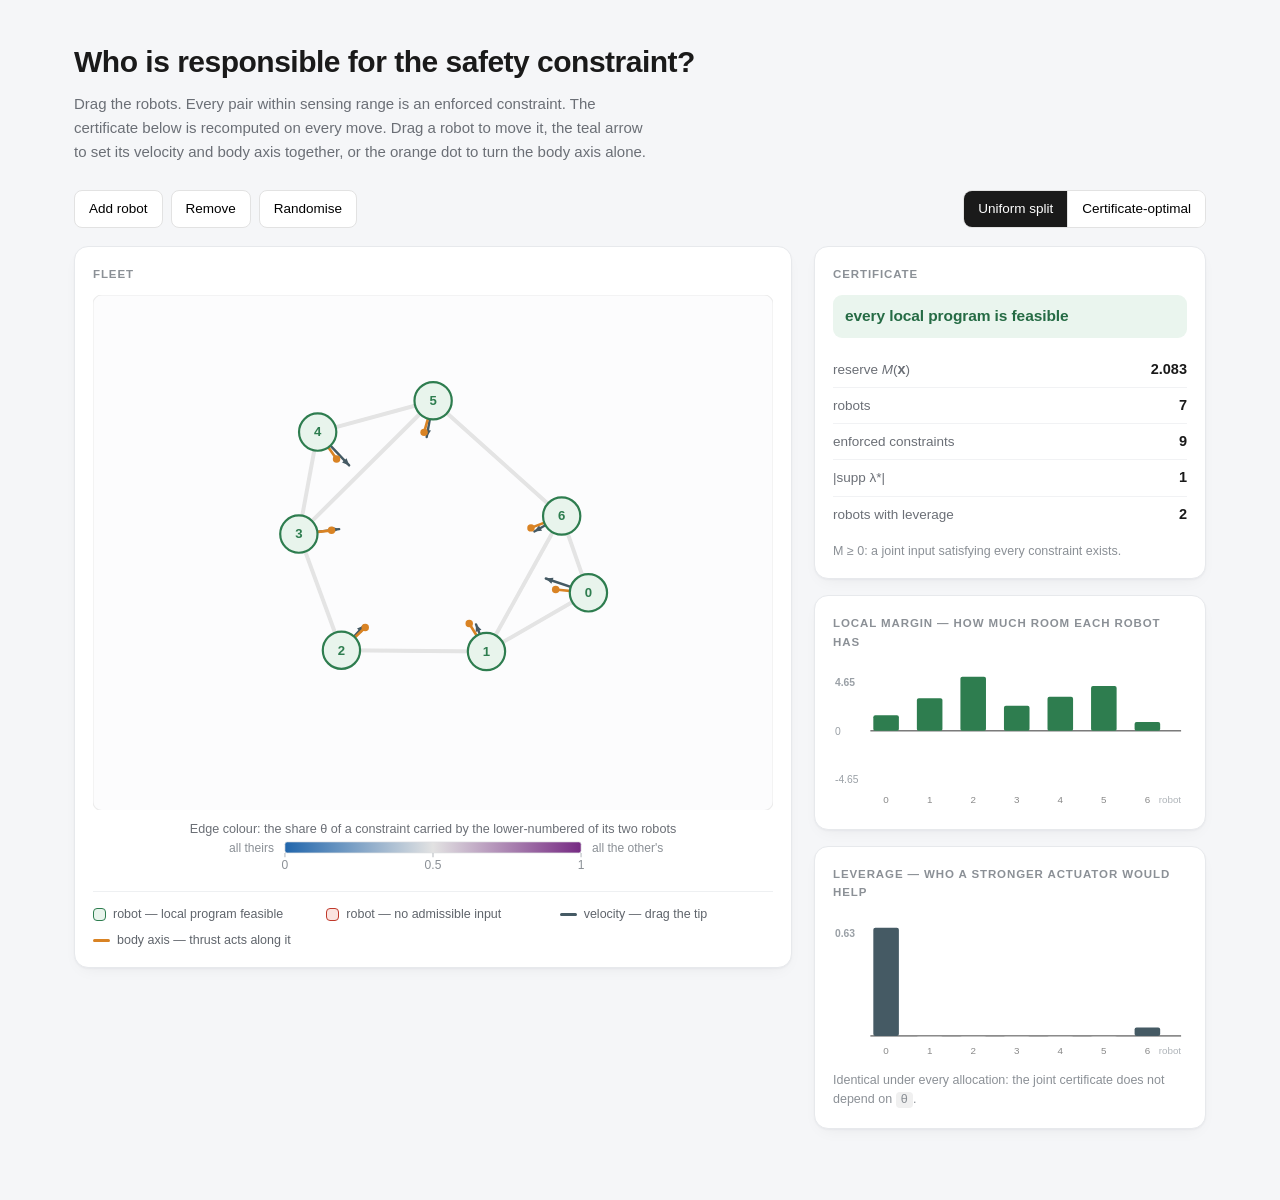
<file: static/interactive/demo.html>
<!DOCTYPE html>
<html lang="en">
<head>
<meta charset="utf-8">
<meta name="viewport" content="width=device-width, initial-scale=1">
<title>Interactive certificate &mdash; multi-robot safety filters</title>
<style>
  :root{
    --ink:#1a1a1a; --grey:#8a8a8a; --line:#e2e2e2;
    --red:#c0392b; --green:#2e7d4f; --amber:#d98324;
    --vel:#455a64; --t0:#2166ac; --t1:#762a83;
    --bg:#ffffff; --panel:#fafafa;
  }
  *{box-sizing:border-box}
  body{margin:0;background:#f5f6f8;color:var(--ink);
       -webkit-font-smoothing:antialiased;
       font:15px/1.6 -apple-system,BlinkMacSystemFont,"Segoe UI",Roboto,
            "Helvetica Neue",Arial,sans-serif}
  .wrap{max-width:1180px;margin:0 auto;padding:38px 24px 72px}
  h1{font-size:30px;margin:0 0 6px;letter-spacing:-.5px;font-weight:650}
  .sub{color:#6b6f76;margin:0 0 26px;font-size:15px;max-width:70ch}
  .grid{display:grid;grid-template-columns:1fr 392px;gap:22px;align-items:start}
  @media(max-width:880px){.grid{grid-template-columns:1fr}}
  .card{background:#fff;border:1px solid #e7e9ec;border-radius:14px;
        padding:18px;box-shadow:0 1px 2px rgba(16,24,40,.04),
                                0 6px 18px -8px rgba(16,24,40,.08)}
  .card h2{font-size:11.5px;text-transform:uppercase;letter-spacing:.9px;
           color:#8b9096;margin:0 0 12px;font-weight:700}
  svg{display:block;width:100%;height:auto;touch-action:none}
  .bar{fill:var(--blue)}
  .controls{display:flex;flex-wrap:wrap;gap:8px;align-items:center;
            margin-bottom:18px}
  .seg{display:inline-flex;border:1px solid var(--line);border-radius:9px;
       overflow:hidden;background:#fff}
  .seg button{border:none;border-radius:0;box-shadow:none}
  .seg button+button{border-left:1px solid var(--line)}
  .seg button:hover{box-shadow:none;background:#f7f8f9}
  .seg button.on:hover{background:var(--ink)}
  button{font:inherit;font-size:13.5px;padding:7px 14px;border-radius:8px;
         border:1px solid var(--line);background:#fff;cursor:pointer;
         transition:all .13s ease}
  button:hover{border-color:#9aa;box-shadow:0 1px 3px rgba(0,0,0,.07)}
  button:active{transform:translateY(1px)}
  button.on{background:var(--ink);color:#fff;border-color:var(--ink)}
  .verdict{font-size:15.5px;font-weight:650;margin:0 0 14px;padding:9px 12px;
           border-radius:9px;letter-spacing:-.1px}
  .verdict.ok{background:#eaf5ee;color:#256b44}
  .verdict.no{background:#fdeeeb;color:#b5372a}
  .stat{display:flex;justify-content:space-between;align-items:baseline;
        font-size:13.5px;padding:6px 0;border-bottom:1px solid #f1f2f4}
  .stat:last-of-type{border:none}
  .stat span{color:#6b6f76}
  .stat b{font-variant-numeric:tabular-nums;font-size:14.5px;font-weight:650}
  .hint{color:#8b9096;font-size:12.5px;margin:10px 0 0;line-height:1.5}
  .legend{display:grid;grid-template-columns:repeat(auto-fit,minmax(186px,1fr));
          gap:9px 20px;color:#5f646b;font-size:12.5px;margin-top:14px;
          padding-top:14px;border-top:1px solid #eef0f2}
  .legend span{display:flex;align-items:center;gap:7px;line-height:1.35}
  .sw{flex:none;width:13px;height:13px;border-radius:4px}
  .swline{flex:none;width:17px;height:0;border-top:3px solid;border-radius:2px}
  code{background:#f0f0f0;padding:1px 5px;border-radius:4px;font-size:12.5px}
</style>
</head>
<body>
<div class="wrap">
  <h1>Who is responsible for the safety constraint?</h1>
  <p class="sub">Drag the robots. Every pair within sensing range is an
     enforced constraint. The certificate below is recomputed on every
     move. Drag a robot to move it, the teal arrow to set its velocity and body axis together, or the orange dot to turn the body axis alone.</p>

  <div class="controls">
    <button id="add">Add robot</button>
    <button id="del">Remove</button>
    <button id="rand">Randomise</button>
    <span style="flex:1"></span>
    <span class="seg">
      <button class="on" id="mUnif">Uniform split</button>
      <button id="mCert">Certificate&#8209;optimal</button>
    </span>
  </div>

  <div class="grid">
    <div class="card">
      <h2>Fleet</h2>
      <svg id="scene" viewBox="0 0 620 470"></svg>
      <svg id="cbar" viewBox="0 -6 620 52" style="margin-top:10px"></svg>
      <div class="legend">
        <span><i class="sw" style="background:#e8f4ec;border:1.8px solid #2e7d4f"></i>
              robot &mdash; local program feasible</span>
        <span><i class="sw" style="background:#fbe4e0;border:1.8px solid #c0392b"></i>
              robot &mdash; no admissible input</span>
        <span><i class="swline" style="border-color:#455a64"></i>
              velocity &mdash; drag the tip</span>
        <span><i class="swline" style="border-color:#d98324"></i>
              body axis &mdash; thrust acts along it</span>
      </div>
    </div>

    <div>
      <div class="card" style="margin-bottom:16px">
        <h2>Certificate</h2>
        <div class="verdict ok" id="verdict">&nbsp;</div>
        <div class="stat"><span>reserve <i>M</i>(<b>x</b>)</span><b id="M">—</b></div>
        <div class="stat"><span>robots</span><b id="nN">—</b></div>
        <div class="stat"><span>enforced constraints</span><b id="nK">—</b></div>
        <div class="stat"><span>|supp &lambda;*|</span><b id="nS">—</b></div>
        <div class="stat"><span>robots with leverage</span><b id="nL">—</b></div>
        <p class="hint" id="hint"></p>
      </div>

      <div class="card" style="margin-bottom:16px">
        <h2>Local margin &mdash; how much room each robot has</h2>
        <svg id="mplot" viewBox="0 0 360 150"></svg>
      </div>

      <div class="card">
        <h2>Leverage &mdash; who a stronger actuator would help</h2>
        <svg id="lplot" viewBox="0 0 360 150"></svg>
        <p class="hint">Identical under every allocation: the joint
           certificate does not depend on&nbsp;<code>&theta;</code>.</p>
      </div>
    </div>
  </div>
</div>

<script>
"use strict";
// ---------------------------------------------------------------- model
const R_AG = 17, SENSE = 190, ABAR = 3.0, ALPHA2 = 3.0, UMAX = 1.0;
const W = 620, H = 470;
let mode = "uniform";
let grab = null;   // {i, what}
const VSCALE = 1.0;
let agents = [];

function seed(n){
  agents = [];
  for (let i = 0; i < n; i++){
    const a = 2*Math.PI*i/n + 0.35;
    agents.push({
      x: W/2 + 130*Math.cos(a) + (Math.random()-0.5)*60,
      y: H/2 + 118*Math.sin(a) + (Math.random()-0.5)*60,
      vx: -(26 + Math.random()*22)*Math.cos(a),
      vy: -(26 + Math.random()*22)*Math.sin(a),
      th: a + Math.PI + (Math.random()-0.5)*0.5
    });
  }
}

// rows of the HOCBF chain for h_k = |q_i-q_j|^2 - (2r)^2, relative degree 2
function build(){
  const N = agents.length, E = [], G = [], b = [];
  for (let i = 0; i < N; i++)
    for (let j = i+1; j < N; j++){
      const px = agents[i].x-agents[j].x, py = agents[i].y-agents[j].y;
      const d = Math.hypot(px, py);
      if (d > SENSE) continue;
      const wx = agents[i].vx-agents[j].vx, wy = agents[i].vy-agents[j].vy;
      const s = 1/100;                      // px -> metres
      const P = [px*s, py*s], V = [wx*s, wy*s];
      const h = P[0]*P[0]+P[1]*P[1] - (2*R_AG*s)*(2*R_AG*s);
      const hd = 2*(P[0]*V[0]+P[1]*V[1]);
      const row = new Array(N).fill(0);
      row[i] =  2*(P[0]*Math.cos(agents[i].th)+P[1]*Math.sin(agents[i].th));
      row[j] = -2*(P[0]*Math.cos(agents[j].th)+P[1]*Math.sin(agents[j].th));
      G.push(row);
      b.push(2*(V[0]*V[0]+V[1]*V[1]) + ABAR*hd + ALPHA2*(hd + ABAR*h));
      E.push([i,j]);
    }
  return {E, G, b, N};
}

// ------------------------------------------------- dense two-phase simplex
// min c.x  s.t.  A x = b (b >= 0), x >= 0
function simplex(c, A, b){
  const m = A.length, n = c.length;
  let T = [], basis = [];
  for (let i = 0; i < m; i++){
    const r = new Float64Array(n+m+1);
    for (let j = 0; j < n; j++) r[j] = A[i][j];
    r[n+i] = 1; r[n+m] = b[i];
    T.push(r); basis.push(n+i);
  }
  const z = new Float64Array(n+m+1);
  for (let i = 0; i < m; i++){
    for (let j = 0; j < n; j++) z[j] -= A[i][j];
    z[n+m] -= b[i];
  }
  T.push(z);

  function run(ncols){
    for (let it = 0; it < 800; it++){
      const row = T[T.length-1];
      let j = -1, best = -1e-9;
      for (let k = 0; k < ncols; k++) if (row[k] < best){ best = row[k]; j = k; }
      if (j < 0) return true;
      let i = -1, ratio = Infinity;
      for (let r = 0; r < T.length-1; r++){
        const v = T[r][j];
        if (v > 1e-10){
          const q = T[r][T[r].length-1]/v;
          if (q < ratio - 1e-12){ ratio = q; i = r; }
        }
      }
      if (i < 0) return false;                       // unbounded
      const piv = T[i][j];
      for (let k = 0; k < T[i].length; k++) T[i][k] /= piv;
      for (let r = 0; r < T.length; r++){
        if (r === i) continue;
        const f = T[r][j];
        if (Math.abs(f) > 1e-12)
          for (let k = 0; k < T[r].length; k++) T[r][k] -= f*T[i][k];
      }
      basis[i] = j;
    }
    return true;
  }

  if (!run(n+m)) return null;
  if (T[T.length-1][n+m] < -1e-7) return null;       // infeasible

  const T2 = [];
  for (let i = 0; i < m; i++){
    const r = new Float64Array(n+1);
    for (let j = 0; j < n; j++) r[j] = T[i][j];
    r[n] = T[i][n+m];
    T2.push(r);
  }
  const z2 = new Float64Array(n+1);
  for (let j = 0; j < n; j++) z2[j] = c[j];
  T2.push(z2);
  for (let i = 0; i < m; i++){
    const bi = basis[i];
    if (bi < n && Math.abs(T2[m][bi]) > 1e-12){
      const f = T2[m][bi];
      for (let k = 0; k <= n; k++) T2[m][k] -= f*T2[i][k];
    }
  }
  T = T2;
  if (!run(n)) return null;
  const x = new Float64Array(n);
  for (let i = 0; i < m; i++) if (basis[i] < n) x[basis[i]] = T[i][n];
  return x;
}

// certificate: min over the simplex of  lam.b + sum_i U|g_i.lam|
function certificate(G, b, N){
  const K = G.length;
  if (!K) return null;
  const nv = K + N, ns = 2*N;
  const A = [], rhs = [], c = new Float64Array(nv + ns);
  const eq = new Float64Array(nv + ns);
  for (let k = 0; k < K; k++) eq[k] = 1;
  A.push(eq); rhs.push(1);
  for (let i = 0; i < N; i++){
    for (const sgn of [1,-1]){
      const r = new Float64Array(nv + ns);
      for (let k = 0; k < K; k++) r[k] = sgn*G[k][i];
      r[K+i] = -1;
      r[nv + (i*2 + (sgn>0?0:1))] = 1;
      A.push(r); rhs.push(0);
    }
  }
  for (let k = 0; k < K; k++) c[k] = b[k];
  for (let i = 0; i < N; i++) c[K+i] = UMAX;
  const x = simplex(c, A, rhs);
  if (!x) return null;
  const lam = Array.from(x.slice(0, K));
  let M = 0;
  for (let k = 0; k < K; k++) M += lam[k]*b[k];
  const lev = [];
  for (let i = 0; i < N; i++){
    let nu = 0;
    for (let k = 0; k < K; k++) nu += lam[k]*G[k][i];
    lev.push(UMAX*Math.abs(nu));
    M += UMAX*Math.abs(nu);
  }
  return {M, lam, lev};
}

// m_i^loc = max_{|u|<=U} min_k (theta_k b_k + G_ki u)   -- 1-D, exact
function localMargin(rowsK, U){
  if (!rowsK.length) return Infinity;
  const cand = [-U, U];
  for (let a = 0; a < rowsK.length; a++)
    for (let c2 = a+1; c2 < rowsK.length; c2++){
      const dg = rowsK[a].g - rowsK[c2].g;
      if (Math.abs(dg) > 1e-12){
        const u = (rowsK[c2].c - rowsK[a].c)/dg;
        if (u > -U && u < U) cand.push(u);
      }
    }
  let best = -Infinity;
  for (const u of cand){
    let mn = Infinity;
    for (const r of rowsK) mn = Math.min(mn, r.c + r.g*u);
    best = Math.max(best, mn);
  }
  return best;
}

// allocation LP of Theorem: max t s.t. t <= theta b + G u, per agent
function allocate(E, G, b, N){
  const K = G.length;
  if (!K) return new Array(K).fill(0.5);
  const nv = 1 + K + N;                    // t, theta, u
  const A = [], rhs = [], c = new Float64Array(nv + 2*K + 2*N + K);
  // We solve with slacks appended; build inequalities first.
  const ineq = [], ib = [];
  for (let k = 0; k < K; k++){
    const [i,j] = E[k];
    let r = new Float64Array(nv); r[0] = 1; r[1+k] = -b[k]; r[1+K+i] = -G[k][i];
    ineq.push(r); ib.push(0);
    r = new Float64Array(nv); r[0] = 1; r[1+k] = b[k]; r[1+K+j] = -G[k][j];
    ineq.push(r); ib.push(b[k]);
    r = new Float64Array(nv); r[1+k] = 1; ineq.push(r); ib.push(1);   // theta<=1
  }
  // u free -> split into u+ - u-, t free -> t+ - t-
  const nx = 2 + K + 2*N;                  // t+,t-, theta, u+,u-
  // actuation bound |u_i| <= UMAX  ->  u+_i + u-_i <= UMAX
  for (let i = 0; i < N; i++){
    const r = new Float64Array(nv);
    r[1+K+i] = Number.NaN;                 // marker, expanded below
    ineq.push(r); ib.push(UMAX);
  }
  const nS = ineq.length;
  const AA = [], bb = [], cc = new Float64Array(nx + nS);
  for (let s = 0; s < nS; s++){
    const r = new Float64Array(nx + nS);
    let uBound = -1;
    for (let i = 0; i < N; i++) if (Number.isNaN(ineq[s][1+K+i])) uBound = i;
    if (uBound >= 0){
      r[2+K+uBound] = 1; r[2+K+N+uBound] = 1;      // u+ + u- <= UMAX
    } else {
      r[0] =  ineq[s][0]; r[1] = -ineq[s][0];
      for (let k = 0; k < K; k++) r[2+k] = ineq[s][1+k];
      for (let i = 0; i < N; i++){
        r[2+K+i]   =  ineq[s][1+K+i];
        r[2+K+N+i] = -ineq[s][1+K+i];
      }
    }
    r[nx+s] = 1;
    AA.push(r); bb.push(ib[s]);
  }
  cc[0] = -1; cc[1] = 1;                   // maximise t
  const x = simplex(cc, AA, bb);
  if (!x) return new Array(K).fill(0.5);
  const th = [];
  for (let k = 0; k < K; k++) th.push(Math.min(1, Math.max(0, x[2+k])));
  return th;
}

// ---------------------------------------------------------------- solve
function solve(){
  const {E, G, b, N} = build();
  const K = G.length;
  const cert = certificate(G, b, N);
  const th = (mode === "certificate") ? allocate(E, G, b, N)
                                      : new Array(K).fill(0.5);
  const m = [], bad = [];
  for (let i = 0; i < N; i++){
    const rowsK = [];
    for (let k = 0; k < K; k++){
      if (E[k][0] === i) rowsK.push({c: th[k]*b[k], g: G[k][i]});
      else if (E[k][1] === i) rowsK.push({c: (1-th[k])*b[k], g: G[k][i]});
    }
    const v = localMargin(rowsK, UMAX);
    m.push(v); bad.push(v < 0);
  }
  return {E, G, b, N, K, th, m, bad, cert};
}

// ---------------------------------------------------------------- render
const NS = "http://www.w3.org/2000/svg";
function el(t, at){ const e = document.createElementNS(NS, t);
  for (const k in at) e.setAttribute(k, at[k]); return e; }
function ramp(t){            // 0 -> blue, .5 -> neutral, 1 -> purple
  const c0 = [33,102,172], c1 = [226,226,226], c2 = [118,42,131];
  const a = t < .5 ? c0 : c1, bq = t < .5 ? c1 : c2, u = t < .5 ? t*2 : (t-.5)*2;
  return `rgb(${a.map((v,i)=>Math.round(v+(bq[i]-v)*u)).join(",")})`;
}

function draw(){
  const S = solve();
  const svg = document.getElementById("scene");
  svg.textContent = "";
  svg.appendChild(el("rect", {x:0, y:0, width:W, height:H, fill:"#fcfcfd", rx:8, stroke:"#ececec"}));

  for (let k = 0; k < S.K; k++){
    const [i,j] = S.E[k];
    svg.appendChild(el("line", {
      x1:agents[i].x, y1:agents[i].y, x2:agents[j].x, y2:agents[j].y,
      stroke:ramp(S.th[k]), "stroke-width":3.6, "stroke-linecap":"round", opacity:0.92}));
  }
  // velocity arrows and body axes
  agents.forEach((a) => {
    const vlen = Math.hypot(a.vx, a.vy)*VSCALE;
    if (vlen <= 6){                      // at rest: still offer a handle
      const hx = a.x + 24*Math.cos(a.th - Math.PI/2),
            hy = a.y + 24*Math.sin(a.th - Math.PI/2);
      svg.appendChild(el("line", {x1:a.x, y1:a.y, x2:hx, y2:hy,
        stroke:"#455a64", "stroke-width":1, "stroke-dasharray":"2 3",
        opacity:0.6}));
      svg.appendChild(el("circle", {cx:hx, cy:hy, r:4.2, fill:"#fff",
        stroke:"#455a64", "stroke-width":1.6}));
    }
    if (vlen > 2){
      const ux = a.vx*VSCALE, uy = a.vy*VSCALE;
      const ex = a.x+ux, ey = a.y+uy, ang = Math.atan2(uy, ux);
      svg.appendChild(el("line", {x1:a.x, y1:a.y, x2:ex, y2:ey,
        stroke:"#455a64", "stroke-width":2.2, "stroke-linecap":"round"}));
      const hx = 7;
      svg.appendChild(el("polygon", {fill:"#455a64", points:
        `${ex},${ey} ${ex-hx*Math.cos(ang-0.42)},${ey-hx*Math.sin(ang-0.42)} `+
        `${ex-hx*Math.cos(ang+0.42)},${ey-hx*Math.sin(ang+0.42)}`}));
    }
    const hx2 = a.x+30*Math.cos(a.th), hy2 = a.y+30*Math.sin(a.th);
    svg.appendChild(el("line", {x1:a.x, y1:a.y, x2:hx2, y2:hy2,
      stroke:"#d98324", "stroke-width":2.4, "stroke-linecap":"round"}));
    svg.appendChild(el("circle", {cx:hx2, cy:hy2, r:3.4, fill:"#d98324"}));
  });

  agents.forEach((a, i) => {
    const hot = S.bad[i];
    svg.appendChild(el("circle", {cx:a.x, cy:a.y, r:R_AG,
      fill: hot ? "#fbe4e0" : "#e8f4ec",
      stroke: hot ? "#c0392b" : "#2e7d4f", "stroke-width": hot ? 3.2 : 2,
      "data-i": i, style:"cursor:grab"}));
    const t = el("text", {x:a.x, y:a.y+4, "text-anchor":"middle",
      "font-size":12, "font-weight":"600",
      fill: hot ? "#c0392b" : "#2e7d4f", "pointer-events":"none"});
    t.textContent = i; svg.appendChild(t);
  });

  const nb = S.bad.filter(Boolean).length;
  const v = document.getElementById("verdict");
  v.textContent = nb ? `${nb} robot${nb>1?"s":""} with no admissible input`
                     : "every local program is feasible";
  v.className = "verdict " + (nb ? "no" : "ok");
  document.getElementById("M").textContent =
      S.cert ? S.cert.M.toFixed(3) : "—";
  document.getElementById("nN").textContent = S.N;
  document.getElementById("nK").textContent = S.K;
  document.getElementById("nS").textContent =
      S.cert ? S.cert.lam.filter(x => x > 1e-7).length : "—";
  document.getElementById("nL").textContent =
      S.cert ? S.cert.lev.filter(x => x > 1e-7).length : "—";
  document.getElementById("hint").textContent = S.cert
    ? (S.cert.M >= 0
        ? "M ≥ 0: a joint input satisfying every constraint exists."
        : "M < 0: no input satisfies all constraints at once, whatever the split.")
    : "";

  bars("mplot", S.m.map(x => isFinite(x) ? x : 0), S.bad, true);
  bars("lplot", S.cert ? S.cert.lev : [], null, false);
}

function bars(id, vals, bad, signed){
  const s = document.getElementById(id);
  s.textContent = "";
  const Wp = 360, Hp = 150, L = 38, B = 26, T = 14;
  if (!vals.length) return;
  const hi = Math.max(1e-6, ...vals.map(Math.abs));
  const zero = signed ? Hp - B - (Hp-B-T)*0.5 : Hp - B;
  const sc = signed ? (Hp-B-T)/2/hi : (Hp-B-T)/hi;
  s.appendChild(el("line", {x1:L, y1:zero, x2:Wp-6, y2:zero,
                            stroke:"#333", "stroke-width":1}));
  const bw = Math.min(26, (Wp-L-12)/vals.length - 4);
  vals.forEach((v, i) => {
    const x = L + i*((Wp-L-12)/vals.length) + 3;
    const h = Math.abs(v)*sc;
    const y = v >= 0 ? zero-h : zero;
    s.appendChild(el("rect", {x, y, width:bw, height:Math.max(h,0.7),
      fill: bad ? (bad[i] ? "#c0392b" : "#2e7d4f")
                : (v > 1e-7 ? "#455a64" : "#d8d8d8"),
      rx:2}));
    const t = el("text", {x:x+bw/2, y:Hp-8, "text-anchor":"middle",
                          "font-size":10, fill:"#8a8a8a"});
    t.textContent = i; s.appendChild(t);
  });
  const lab = el("text", {x:2, y:T+9, "font-size":10.5, fill:"#9aa0a6",
                          "font-weight":"600"});
  lab.textContent = hi.toFixed(2); s.appendChild(lab);
  if (signed){
    const z = el("text", {x:2, y:zero+4, "font-size":10.5, fill:"#9aa0a6"});
    z.textContent = "0"; s.appendChild(z);
    const lo = el("text", {x:2, y:Hp-B-2, "font-size":10.5, fill:"#9aa0a6"});
    lo.textContent = "-" + hi.toFixed(2); s.appendChild(lo);
  }
  const ax = el("text", {x:Wp-6, y:Hp-8, "font-size":10, fill:"#b0b5ba",
                         "text-anchor":"end"});
  ax.textContent = "robot"; s.appendChild(ax);
}

// ---------------------------------------------------------------- input
let drag = null;
const scene = document.getElementById("scene");
function pt(ev){
  const r = scene.getBoundingClientRect();
  const c = ev.touches ? ev.touches[0] : ev;
  return {x:(c.clientX-r.left)*W/r.width, y:(c.clientY-r.top)*H/r.height};
}
function down(ev){
  const p = pt(ev);
  let best = null, bd = 1e9;
  agents.forEach((a, i) => {
    const cands = [
      ["body", a.x, a.y, R_AG + 4],
      ["vel",  (Math.hypot(a.vx, a.vy)*VSCALE <= 6)
                 ? a.x + 24*Math.cos(a.th - Math.PI/2)
                 : a.x + a.vx*VSCALE,
               (Math.hypot(a.vx, a.vy)*VSCALE <= 6)
                 ? a.y + 24*Math.sin(a.th - Math.PI/2)
                 : a.y + a.vy*VSCALE, 15],
      ["head", a.x + 30*Math.cos(a.th), a.y + 30*Math.sin(a.th), 13]
    ];
    for (const [what, hx, hy, tol] of cands){
      const d = Math.hypot(hx - p.x, hy - p.y);
      if (d < tol && d < bd){ bd = d; best = {i, what}; }
    }
  });
  if (best){ grab = best; ev.preventDefault(); }
}
function move(ev){
  if (!grab) return;
  const p = pt(ev), a = agents[grab.i];
  if (grab.what === "body"){
    a.x = Math.max(R_AG, Math.min(W-R_AG, p.x));
    a.y = Math.max(R_AG, Math.min(H-R_AG, p.y));
  } else if (grab.what === "vel"){
    a.vx = (p.x-a.x)/VSCALE; a.vy = (p.y-a.y)/VSCALE;
    const sp = Math.hypot(a.vx, a.vy);
    if (sp > 120){ a.vx *= 120/sp; a.vy *= 120/sp; }
    if (sp > 4) a.th = Math.atan2(a.vy, a.vx);   // it points where it goes
  } else {
    a.th = Math.atan2(p.y-a.y, p.x-a.x);
  }
  ev.preventDefault(); draw();
}
function up(){ grab = null; }
scene.addEventListener("mousedown", down);
window.addEventListener("mousemove", move);
window.addEventListener("mouseup", up);
scene.addEventListener("touchstart", down, {passive:false});
window.addEventListener("touchmove", move, {passive:false});
window.addEventListener("touchend", up);

document.getElementById("add").onclick = () => {
  if (agents.length >= 15) return;
  agents.push({x: W/2 + (Math.random()-0.5)*220,
               y: H/2 + (Math.random()-0.5)*180,
               vx:(Math.random()-0.5)*70, vy:(Math.random()-0.5)*70,
               th: Math.random()*2*Math.PI});
  const q = agents[agents.length-1];
  if (Math.hypot(q.vx, q.vy) < 20){ q.vx = 34; q.vy = 12; }
  q.th = Math.atan2(q.vy, q.vx);
  draw();
};
document.getElementById("del").onclick = () => {
  if (agents.length > 2){ agents.pop(); draw(); } };
document.getElementById("rand").onclick = () => { seed(agents.length); draw(); };
const bu = document.getElementById("mUnif"), bc = document.getElementById("mCert");
bu.onclick = () => { mode = "uniform"; bu.classList.add("on");
                     bc.classList.remove("on"); draw(); };
bc.onclick = () => { mode = "certificate"; bc.classList.add("on");
                     bu.classList.remove("on"); draw(); };

// theta colour bar
(function(){
  const c = document.getElementById("cbar");
  const defs = el("defs", {});
  const g = el("linearGradient", {id:"tg", x1:"0", x2:"1", y1:"0", y2:"0"});
  for (let i = 0; i <= 10; i++)
    g.appendChild(el("stop", {offset:(i*10)+"%", "stop-color":ramp(i/10)}));
  defs.appendChild(g); c.appendChild(defs);

  const X0 = 175, X1 = 445, Y = 14;
  const cap = el("text", {x:310, y:6, "font-size":11.5, fill:"#6b6f76",
                          "text-anchor":"middle"});
  cap.textContent = "Edge colour: the share \u03B8 of a constraint carried by "
                  + "the lower-numbered of its two robots";
  c.appendChild(cap);

  c.appendChild(el("rect", {x:X0, y:Y, width:X1-X0, height:10,
                            fill:"url(#tg)", rx:2,
                            stroke:"#dcdee1", "stroke-width":0.6}));
  [[0,"0"],[0.5,"0.5"],[1,"1"]].forEach(function(p){
    const x = X0 + p[0]*(X1-X0);
    c.appendChild(el("line", {x1:x, y1:Y+10, x2:x, y2:Y+14,
                              stroke:"#b9bdc2", "stroke-width":1}));
    const t = el("text", {x:x, y:Y+25, "font-size":11, fill:"#8b9096",
                          "text-anchor":"middle"});
    t.textContent = p[1]; c.appendChild(t);
  });
  const l = el("text", {x:X0-10, y:Y+9, "font-size":11, fill:"#8b9096",
                        "text-anchor":"end"});
  l.textContent = "all theirs"; c.appendChild(l);
  const r = el("text", {x:X1+10, y:Y+9, "font-size":11, fill:"#8b9096"});
  r.textContent = "all the other's"; c.appendChild(r);
  c.setAttribute("viewBox", "0 -6 620 52");
})();

seed(7); draw();
</script>
</body>
</html>
</file>
